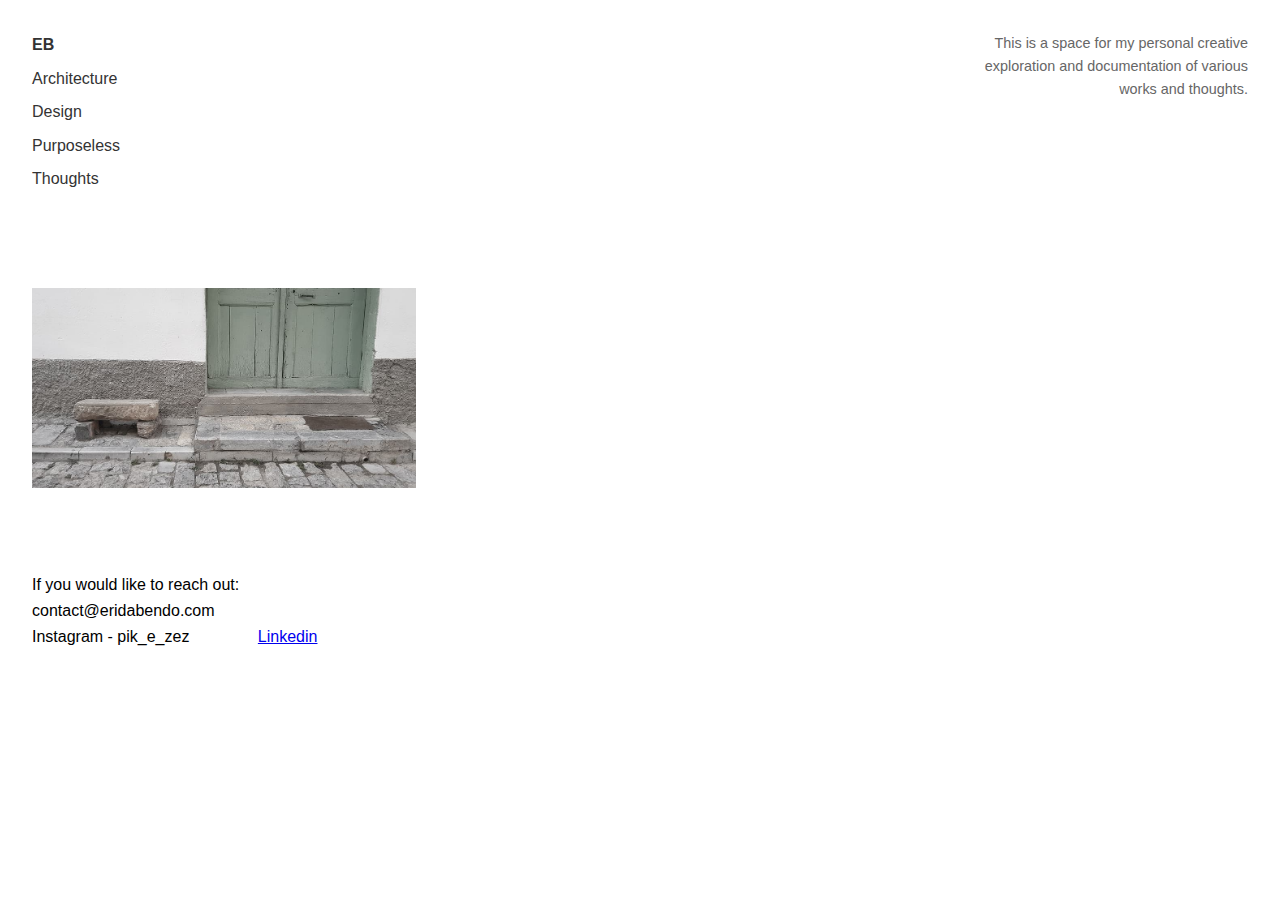
<file: index.html>
<!DOCTYPE html>
<html lang="en">
<head>
    <meta charset="UTF-8">
    <meta name="viewport" content="width=device-width, initial-scale=1.0">
    <title>EB</title>
    <link rel="stylesheet" href="styles.css">
</head>
<body>
    <nav class="top-nav">
        <div class="categories">
            <span class="category-link" data-category="about">EB</span>
            <span class="category-link" data-category="architecture">Architecture</span>
            <span class="category-link" data-category="design">Design</span>
            <span class="category-link" data-category="purposeless">Purposeless</span>
            <span class="category-link" data-category="thoughts">Thoughts</span>
        </div>
        <div class="description-text">
            This is a space for my personal creative exploration and documentation of various works and thoughts.
        </div>
    </nav>

    <main class="content-area">
        <!-- Dynamic content will be inserted here -->
    </main>

    <footer>
        <div>If you would like to reach out:</div> 
        <div>contact@eridabendo.com</div>
        <div></div>Instagram - pik_e_zez</a> &emsp;&emsp;&emsp;&emsp;<a href="https://www.linkedin.com/in/erida-bendo/">Linkedin</a>  </div> </footer>

    <script src="script.js"></script>
</body>
</html>
</file>
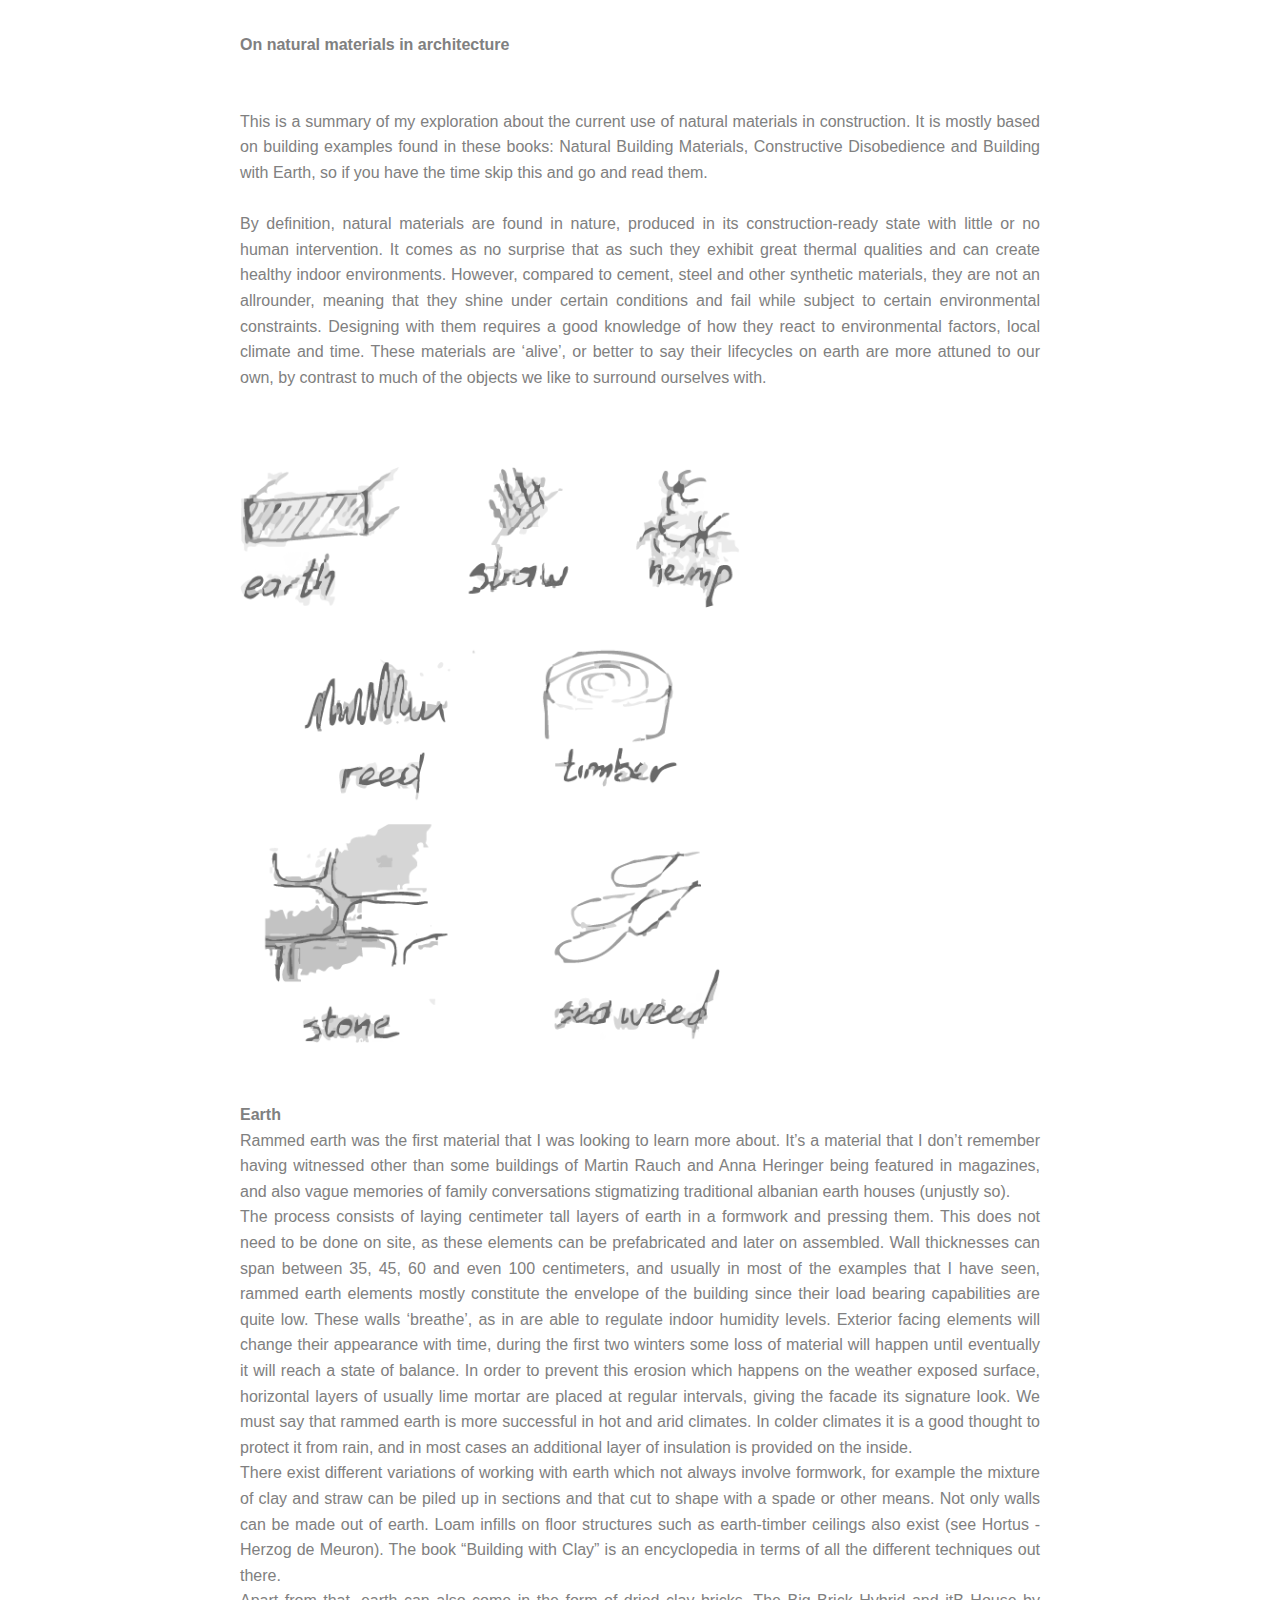
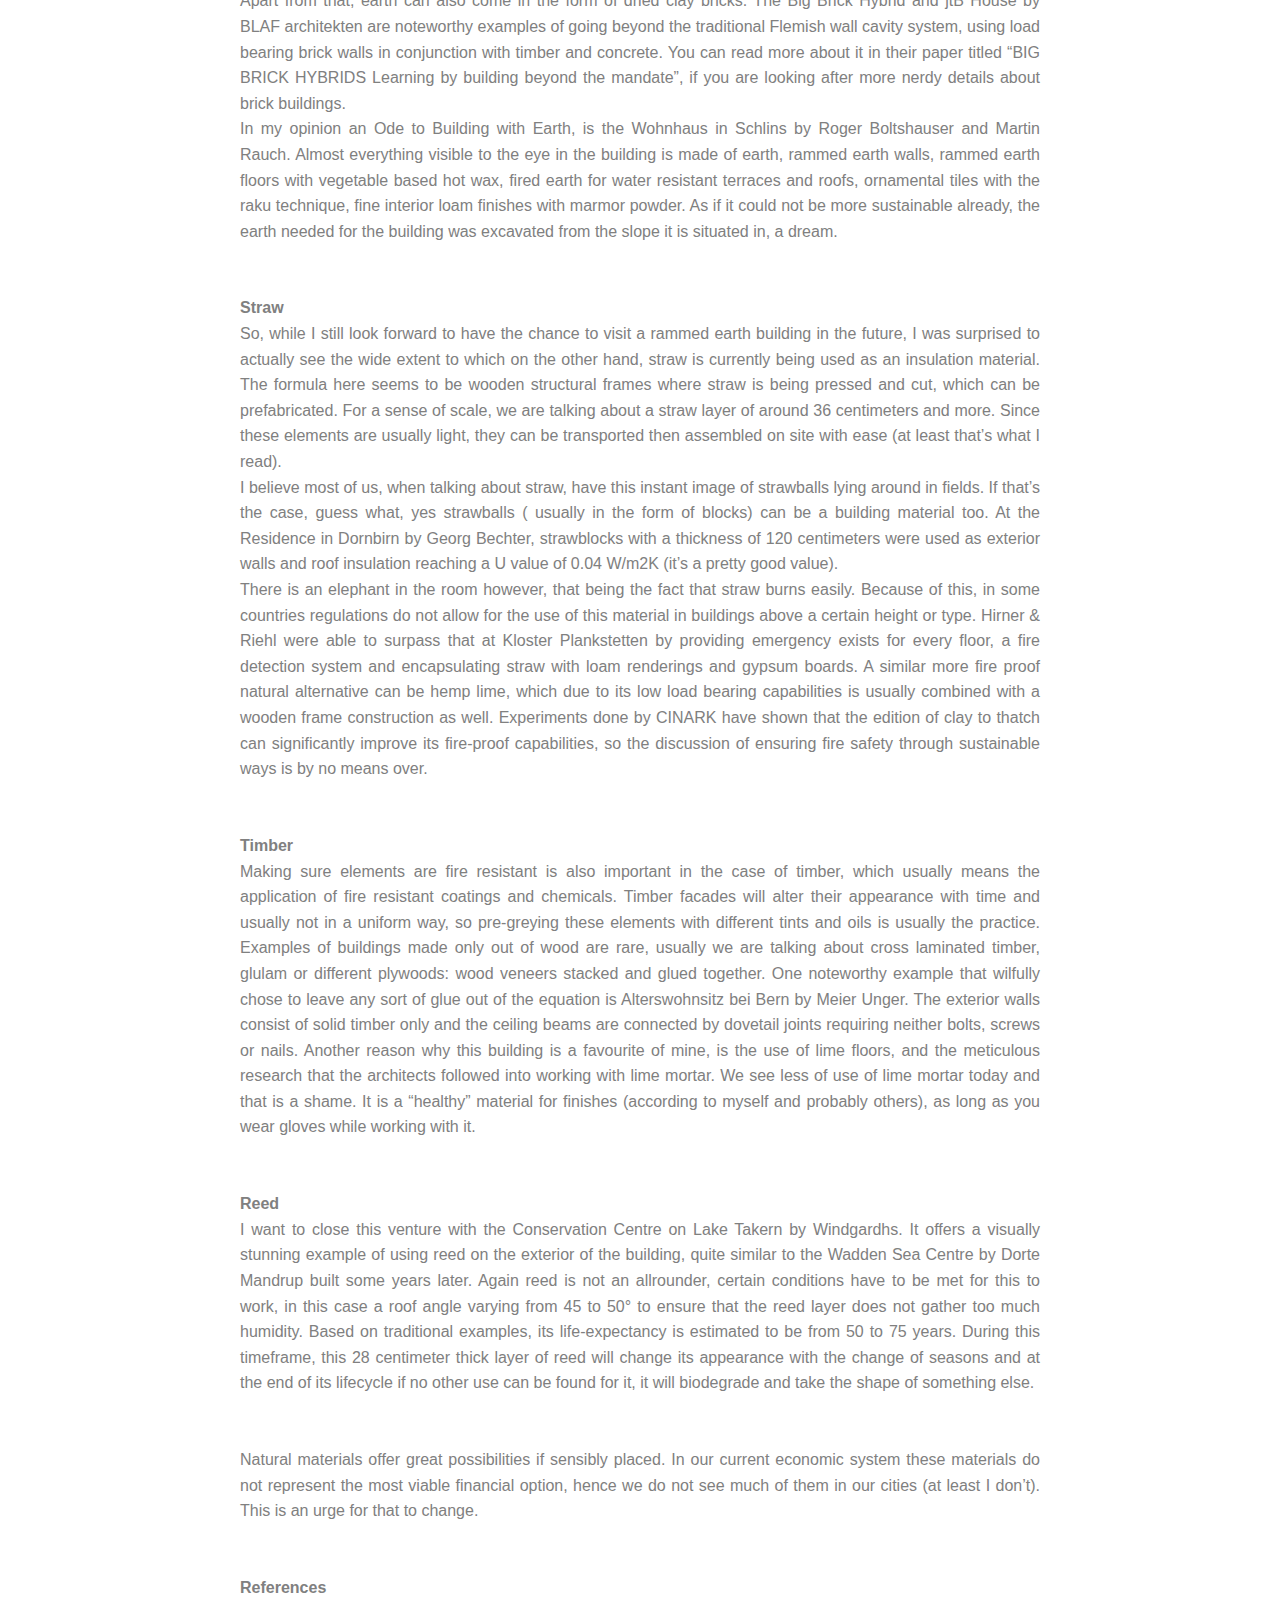
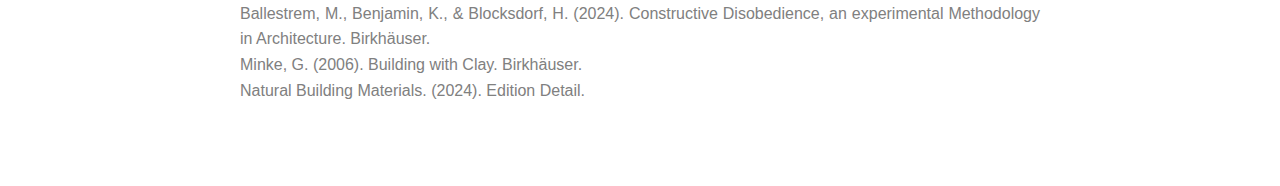
<file: materials.html>
<!DOCTYPE html>
<html lang="en">
<head>
    <meta charset="UTF-8">
    <meta name="viewport" content="width=device-width, initial-scale=1.0">
    <title>EB</title>
    <link rel="stylesheet" href="styles.css">
</head>
<body>
    <div class="essay" style="color: grey;">
        <strong>On natural materials in architecture</strong>
        <br><br><br>
        <div>This is a summary of my exploration about the current use of natural materials in construction. It is mostly based on building examples found in these books: Natural Building Materials, Constructive Disobedience and Building with Earth, so if you have the time skip this and go and read them. </div>
        <br>
        <div>By definition, natural materials are found in nature, produced in its construction-ready state with little or no human intervention. It comes as no surprise that as such they exhibit great thermal qualities and can create healthy indoor environments. However, compared to cement, steel and other synthetic materials, they are not an allrounder, meaning that they shine under certain conditions and fail while subject to certain environmental constraints. Designing with them requires a good knowledge of how they react to environmental factors, local climate and time. These materials are ‘alive’, or better to say their lifecycles on earth are more attuned to our own, by contrast to much of the objects we like to surround ourselves with.</div>
        <br><br>
        <br>
        <img src="/images/mat.png" alt="Natural Materials - EB" class="imEssay">
        <div> </div>
            <br><br>
        <strong>Earth</strong>
        <br>
        <div>Rammed earth was the first material that I was looking to learn more about. It’s a material that I don’t remember having witnessed other than some buildings of Martin Rauch and Anna Heringer being featured in magazines, and also vague memories of family conversations stigmatizing traditional albanian earth houses (unjustly so). </div>
        <div>The process consists of laying centimeter tall layers of earth in a formwork and pressing them. This does not need to be done on site, as these elements can be prefabricated and later on assembled. Wall thicknesses can span between 35, 45, 60 and even 100 centimeters, and usually in most of the examples that I have seen, rammed earth elements mostly constitute the envelope of the building since their load bearing capabilities are quite low. These walls ‘breathe’, as in are able to regulate indoor humidity levels. Exterior facing elements will change their appearance with time, during the first two winters some loss of material will happen until eventually it will reach a state of balance. In order to prevent this erosion which happens on the weather exposed surface, horizontal layers of usually lime mortar are placed at regular intervals, giving the facade its signature look. We must say that rammed earth is more successful in hot and arid climates. In colder climates it is a good thought to protect it from rain, and in most cases an additional layer of insulation is provided on the inside. </div>
        <div>There exist different variations of working with earth which not always involve formwork, for example the mixture of clay and straw can be piled up in sections and that cut to shape with a spade or other means. Not only walls can be made out of earth. Loam infills on floor structures such as earth-timber ceilings also exist (see Hortus -  Herzog de Meuron). The book “Building with Clay” is an encyclopedia in terms of all the different techniques out there.</div>
        <div>Apart from that, earth can also come in the form of dried clay bricks. The Big Brick Hybrid and jtB House by BLAF architekten are noteworthy examples of going beyond the traditional Flemish wall cavity system, using load bearing brick walls in conjunction with timber and concrete. You can read more about it in their paper titled “BIG BRICK HYBRIDS Learning by building beyond the mandate”, if you are looking after more nerdy details about brick buildings. </div>
        <div>In my opinion an Ode to Building with Earth, is the Wohnhaus in Schlins by Roger Boltshauser and Martin Rauch. Almost everything visible to the eye in the building is made of earth, rammed earth walls, rammed earth floors with vegetable based hot wax, fired earth for water resistant terraces and roofs, ornamental tiles with the raku technique, fine interior loam finishes with marmor powder. As if it could not be more sustainable already, the earth needed for the building was excavated from the slope it is situated in, a dream.</div>
        <br><br>
        <strong>Straw</strong>
        <div>So, while I still look forward to have the chance to visit a rammed earth building in the future, I was surprised to actually see the wide extent to which on the other hand, straw is currently being used as an insulation material. The formula here seems to be wooden structural frames where straw is being pressed and cut, which can be prefabricated. For a sense of scale, we are talking about a straw layer of around 36 centimeters and more.  Since these elements are usually light, they can be transported then assembled on site with ease (at least that’s what I read). </div>
        <div>I believe most of us, when talking about straw, have this instant image of strawballs lying around in fields. If that’s the case, guess what, yes strawballs ( usually in the form of blocks) can be a building material too. At the Residence in Dornbirn by Georg Bechter, strawblocks with a thickness of 120 centimeters were used as exterior walls and roof insulation reaching a U value of 0.04 W/m2K (it’s a pretty good value). </div>
        <div>There is an elephant in the room however, that being the fact that straw burns easily. Because of this, in some countries regulations do not allow for the use of this material in buildings above a certain height or type. Hirner & Riehl were able to surpass that at Kloster Plankstetten by providing emergency exists for every floor, a fire detection system and encapsulating straw with loam renderings and gypsum boards. A similar more fire proof natural alternative can be hemp lime, which due to its low load bearing capabilities is usually combined with a wooden frame construction as well. Experiments done by CINARK have shown that the edition of clay to thatch can significantly improve its fire-proof capabilities, so the discussion of ensuring fire safety through sustainable ways is by no means over. </div>
        <br><br>
        <strong>Timber</strong>
        <div>Making sure elements are fire resistant is also important in the case of timber, which usually means the application of fire resistant coatings and chemicals. Timber facades will alter their appearance with time and usually not in a uniform way, so pre-greying these elements with different tints and oils is usually the practice. Examples of buildings made only out of wood are rare, usually we are talking about cross laminated timber, glulam or different plywoods: wood veneers stacked and glued together. One noteworthy example that wilfully chose to leave any sort of glue out of the equation is Alterswohnsitz bei Bern by Meier Unger. The exterior walls consist of solid timber only and the ceiling beams are connected by dovetail joints requiring neither bolts, screws or nails. Another reason why this building is a favourite of mine, is the use of lime floors, and the meticulous research that the architects followed into working with lime mortar. We see less of use of lime mortar today and that is a shame. It is a  “healthy” material for finishes (according to myself and probably others), as long as you wear gloves while working with it. </div>
        <br><br>
        <strong>Reed</strong>
        <div>I want to close this venture with the Conservation Centre on Lake Takern by Windgardhs. It offers a visually stunning example of using reed on the exterior of the building, quite similar to the Wadden Sea Centre by Dorte Mandrup built some years later. Again reed is not an allrounder, certain conditions have to be met for this to work, in this case a roof angle varying from 45 to 50° to ensure that the reed layer does not gather too much humidity. Based on traditional examples, its life-expectancy is estimated to be from 50 to 75 years. During this timeframe, this 28 centimeter thick layer of reed will change its appearance with the change of seasons and at the end of its lifecycle if no other use can be found for it, it will biodegrade and take the shape of something else. </div>
        <br><br>
        <dv>Natural materials offer great possibilities if sensibly placed. In our current economic system these materials do not represent the most viable financial option, hence we do not see much of them in our cities (at least I don’t). This is an urge for that to change.</dv>
        <br><br><br>
        <strong>References</strong>
        <div>Ballestrem, M., Benjamin, K., & Blocksdorf, H. (2024). Constructive Disobedience, an experimental Methodology in Architecture. Birkhäuser.<br>
            Minke, G. (2006). Building with Clay. Birkhäuser.<br>
            Natural Building Materials. (2024). Edition Detail.
            </div>
        <br><br>
    </div>
</body >

</html>
</file>
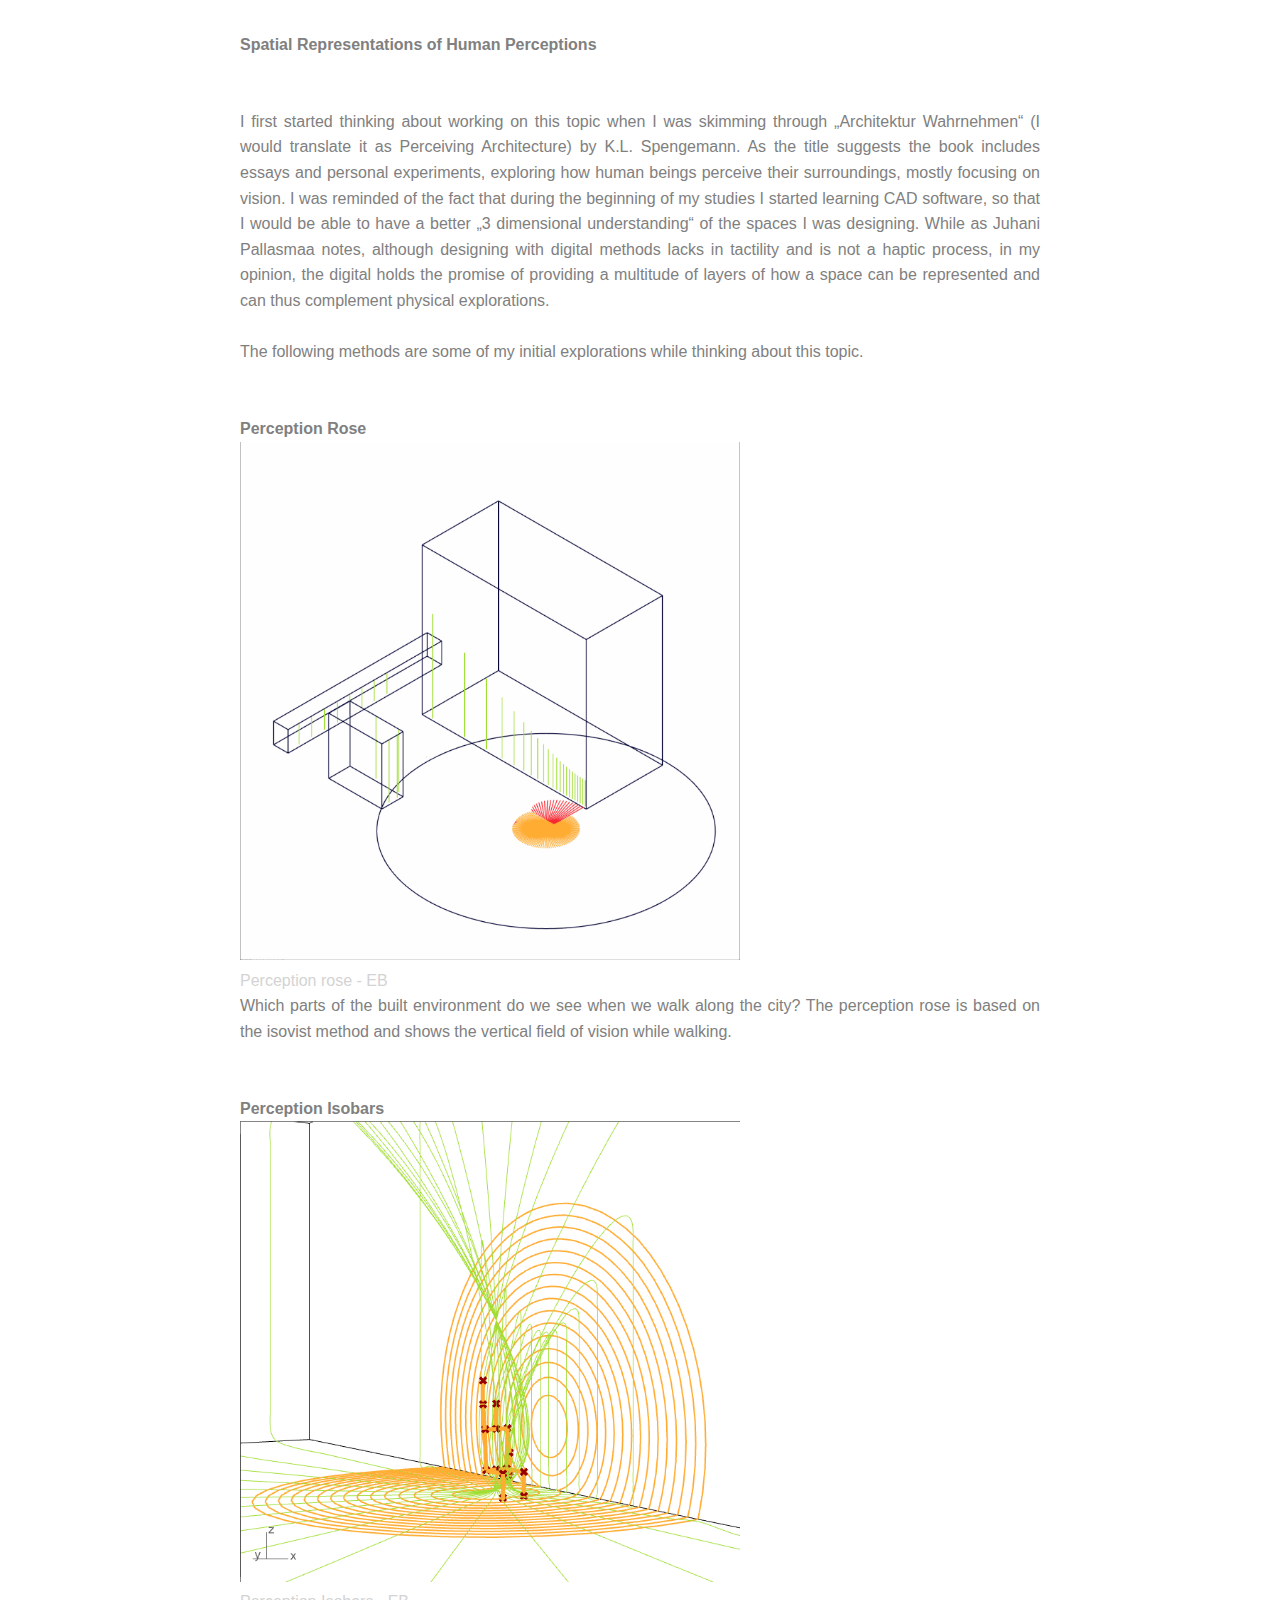
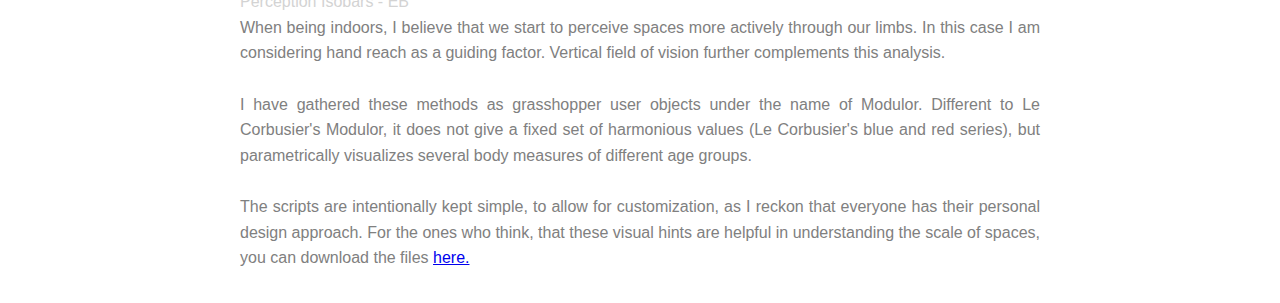
<file: modulor.html>
<!DOCTYPE html>
<html lang="en">
<head>
    <meta charset="UTF-8">
    <meta name="viewport" content="width=device-width, initial-scale=1.0">
    <title>EB</title>
    <link rel="stylesheet" href="styles.css">
</head>
<body>
    <div class="essay" style="color: grey;">
        <strong>Spatial Representations of Human Perceptions</strong>
        <br><br><br>
        <div>I first started thinking about working on this topic when I was skimming through „Architektur Wahrnehmen“ (I would translate it as Perceiving Architecture) by K.L. Spengemann. As the title suggests the book includes essays and personal experiments, exploring how human beings perceive their surroundings, mostly focusing on vision. I was reminded of the fact that during the beginning of my studies I started learning CAD software, so that I would be able to have a better „3 dimensional understanding“ of the spaces I was designing. While as Juhani Pallasmaa notes, although designing with digital methods lacks in tactility and is not a haptic process, in my opinion, the digital holds the promise of providing a multitude of layers of how a space can be represented and can thus complement physical explorations. </div>
        <br>
        <div>The following methods are some of my initial explorations while thinking about this topic.</div>
        <br><br>
        <strong>Perception Rose</strong>
        <br>
        <img src="/images/mod1.gif" alt="Perception rose - EB" class="imEssay">
        <div style="color: lightgrey;">Perception rose - EB</div>
        <div>Which parts of the built environment do we see when we walk along the city? The perception rose is based on the isovist method and shows the vertical field of vision while walking. </div>
        <br><br>
        <strong>Perception Isobars</strong>
        <br>
        <img src="/images/mod2.gif" alt="Perception Isobars - EB" class="imEssay">
        <div style="color: lightgrey;">Perception Isobars  - EB</div>
        <div>When being indoors, I believe that we start to perceive spaces more actively through our limbs. In this case I am considering hand reach as a guiding factor. Vertical field of vision further complements this analysis.</div>
        <br>
        <div>I have gathered these methods as grasshopper user objects under the name of Modulor. Different to Le Corbusier's Modulor, it does not give a fixed set of harmonious values (Le Corbusier's blue and red series), but parametrically visualizes several body measures of different age groups.</div>
        <br>
        <div>The scripts are intentionally kept simple, to allow for customization, as I reckon that everyone has their personal design approach. For the ones who think, that these visual hints are helpful in understanding the scale of spaces, you can download the files <a href="https://www.food4rhino.com/en/app/modulor" target="_blank">here.</a></div>
        
    </div>
</body >

</html>
</file>
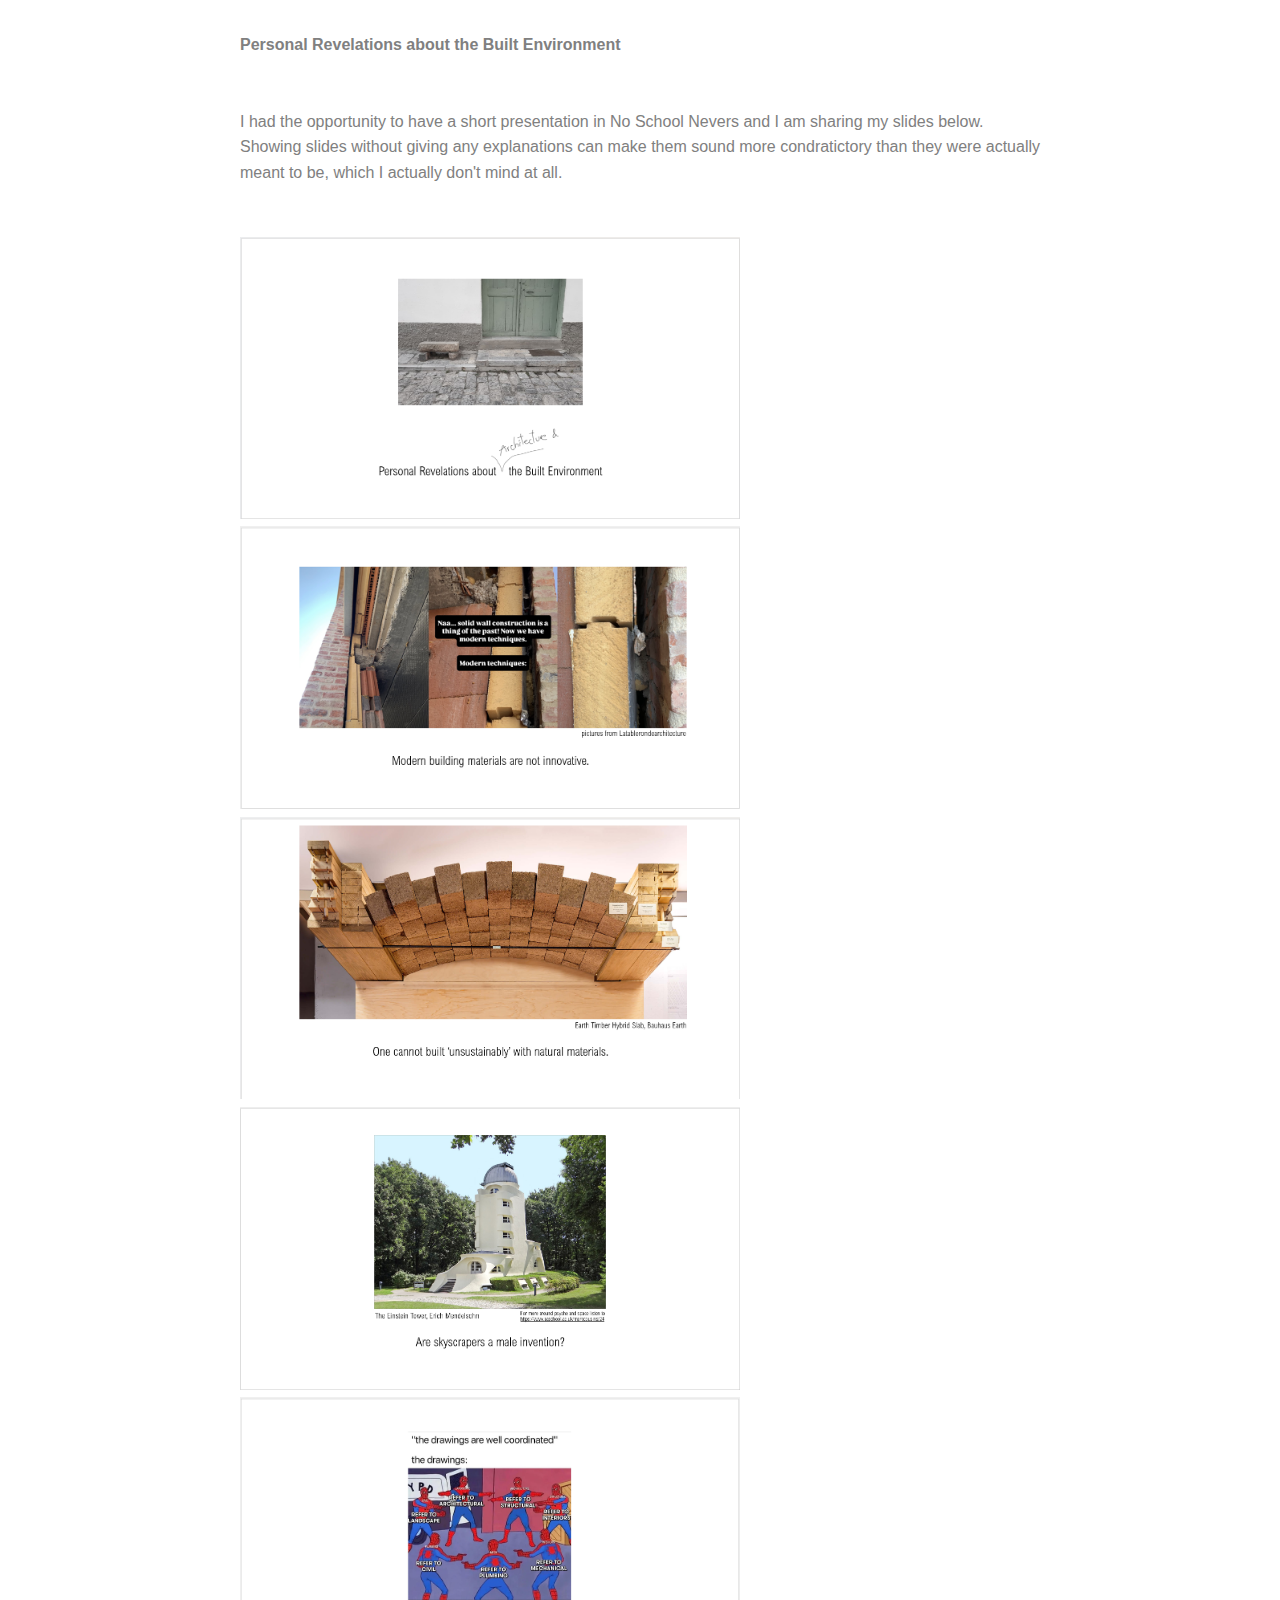
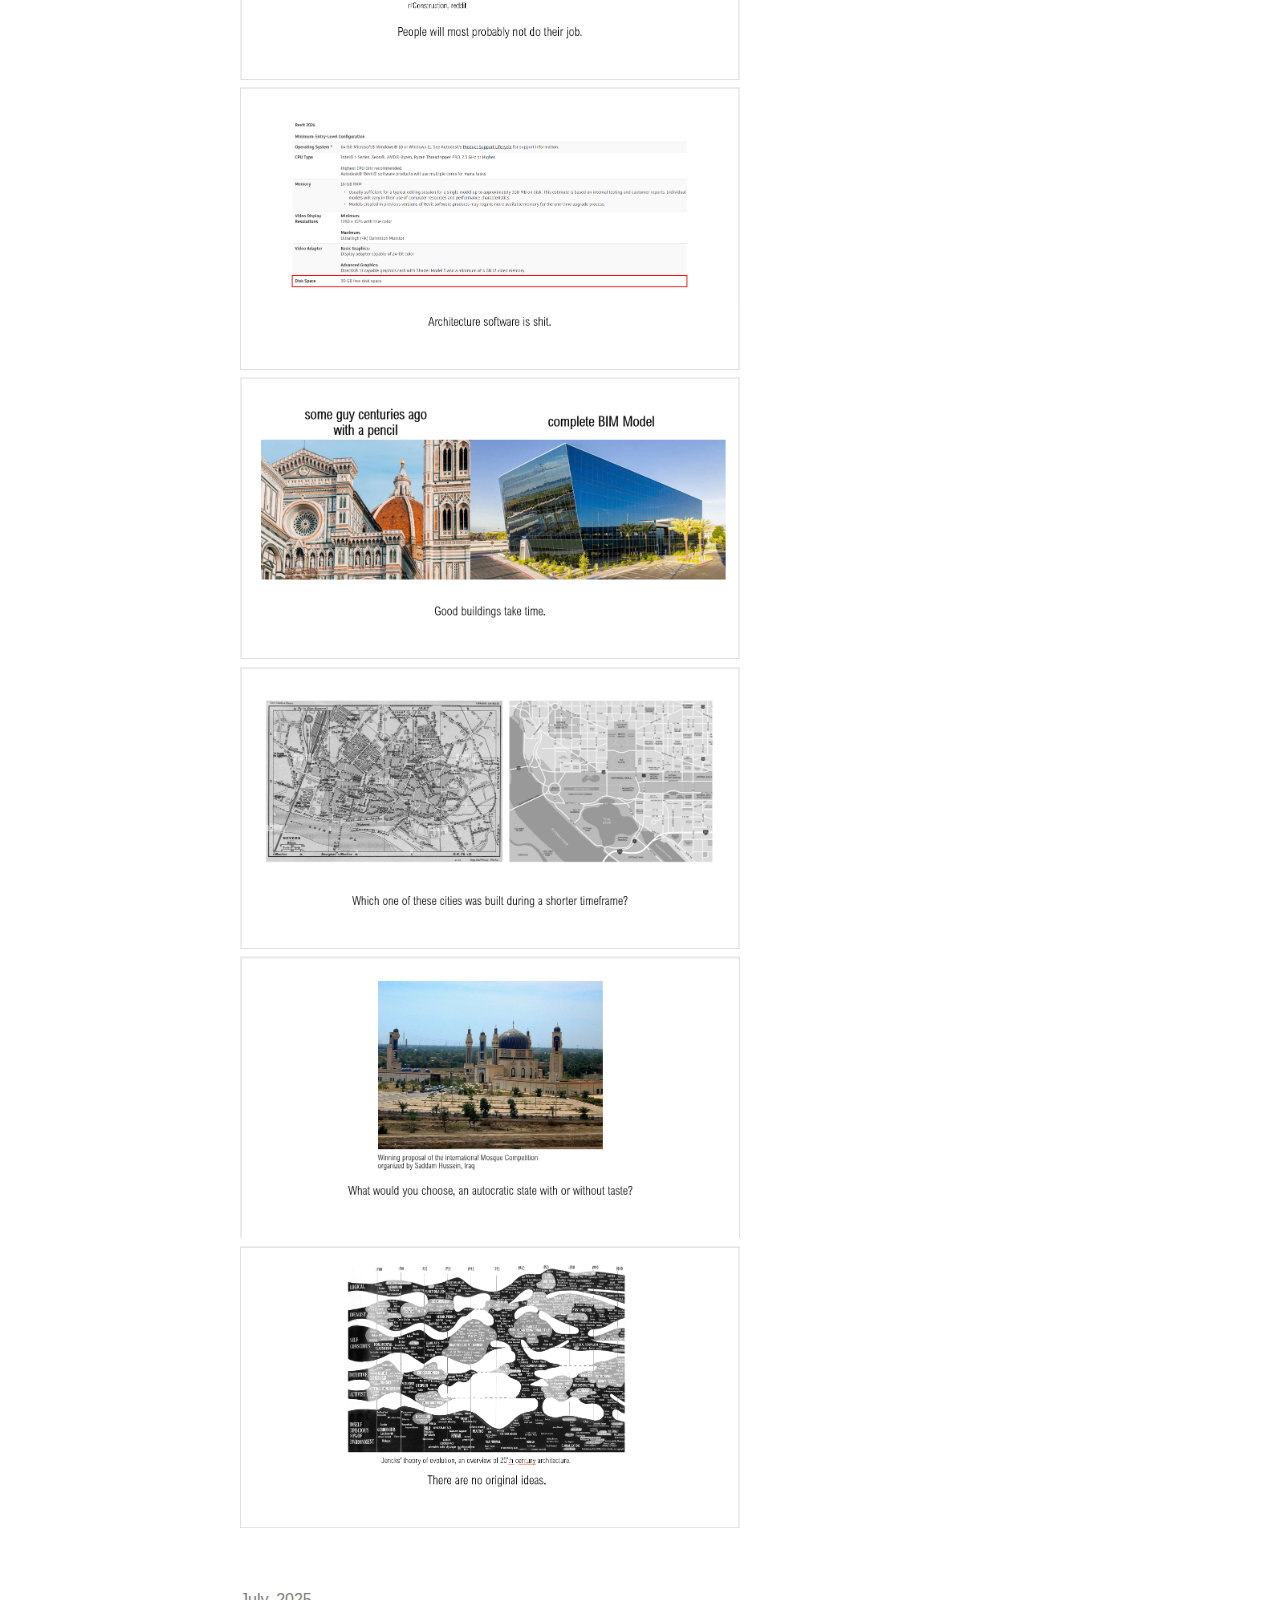
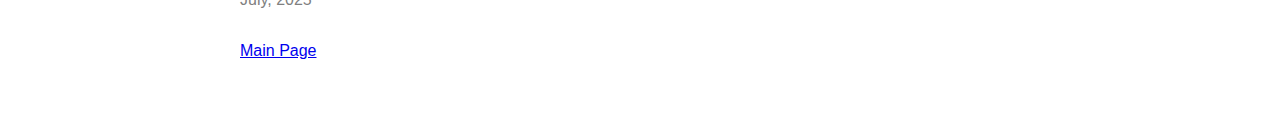
<file: noschool.html>
<!DOCTYPE html>
<html lang="en">
<head>
    <meta charset="UTF-8">
    <meta name="viewport" content="width=device-width, initial-scale=1.0">
    <title>EB</title>
    <link rel="stylesheet" href="styles.css">
</head>
<body>
    <div class="essay" style="color: grey;">
        <strong>Personal Revelations about the Built Environment</strong>
        <br><br><br>
        <div>I had the opportunity to have a short presentation in No School Nevers and I am sharing my slides below.</div>
        <div>Showing slides without giving any explanations can make them sound more condratictory than they were actually meant to be, which I actually don't mind at all.</div>
        <br><br>
        <img src="/images/no1.png"  class="imEssay">
        <img src="/images/no2.png"  class="imEssay">
        <img src="/images/no3.png"  class="imEssay">
        <img src="/images/no4.png"  class="imEssay">
        <img src="/images/no5.png"  class="imEssay">
        <img src="/images/no6.png"  class="imEssay">
        <img src="/images/no7.png"  class="imEssay">
        <img src="/images/no8.png"  class="imEssay">
        <img src="/images/no9.png"  class="imEssay">
        <img src="/images/no10.png"  class="imEssay">
        <br><br><br>
        <div>July, 2025</div>
        <br>
        <a href='index.html'>Main Page</a>
        <br><br>
    </div>
</body >

</html>
</file>
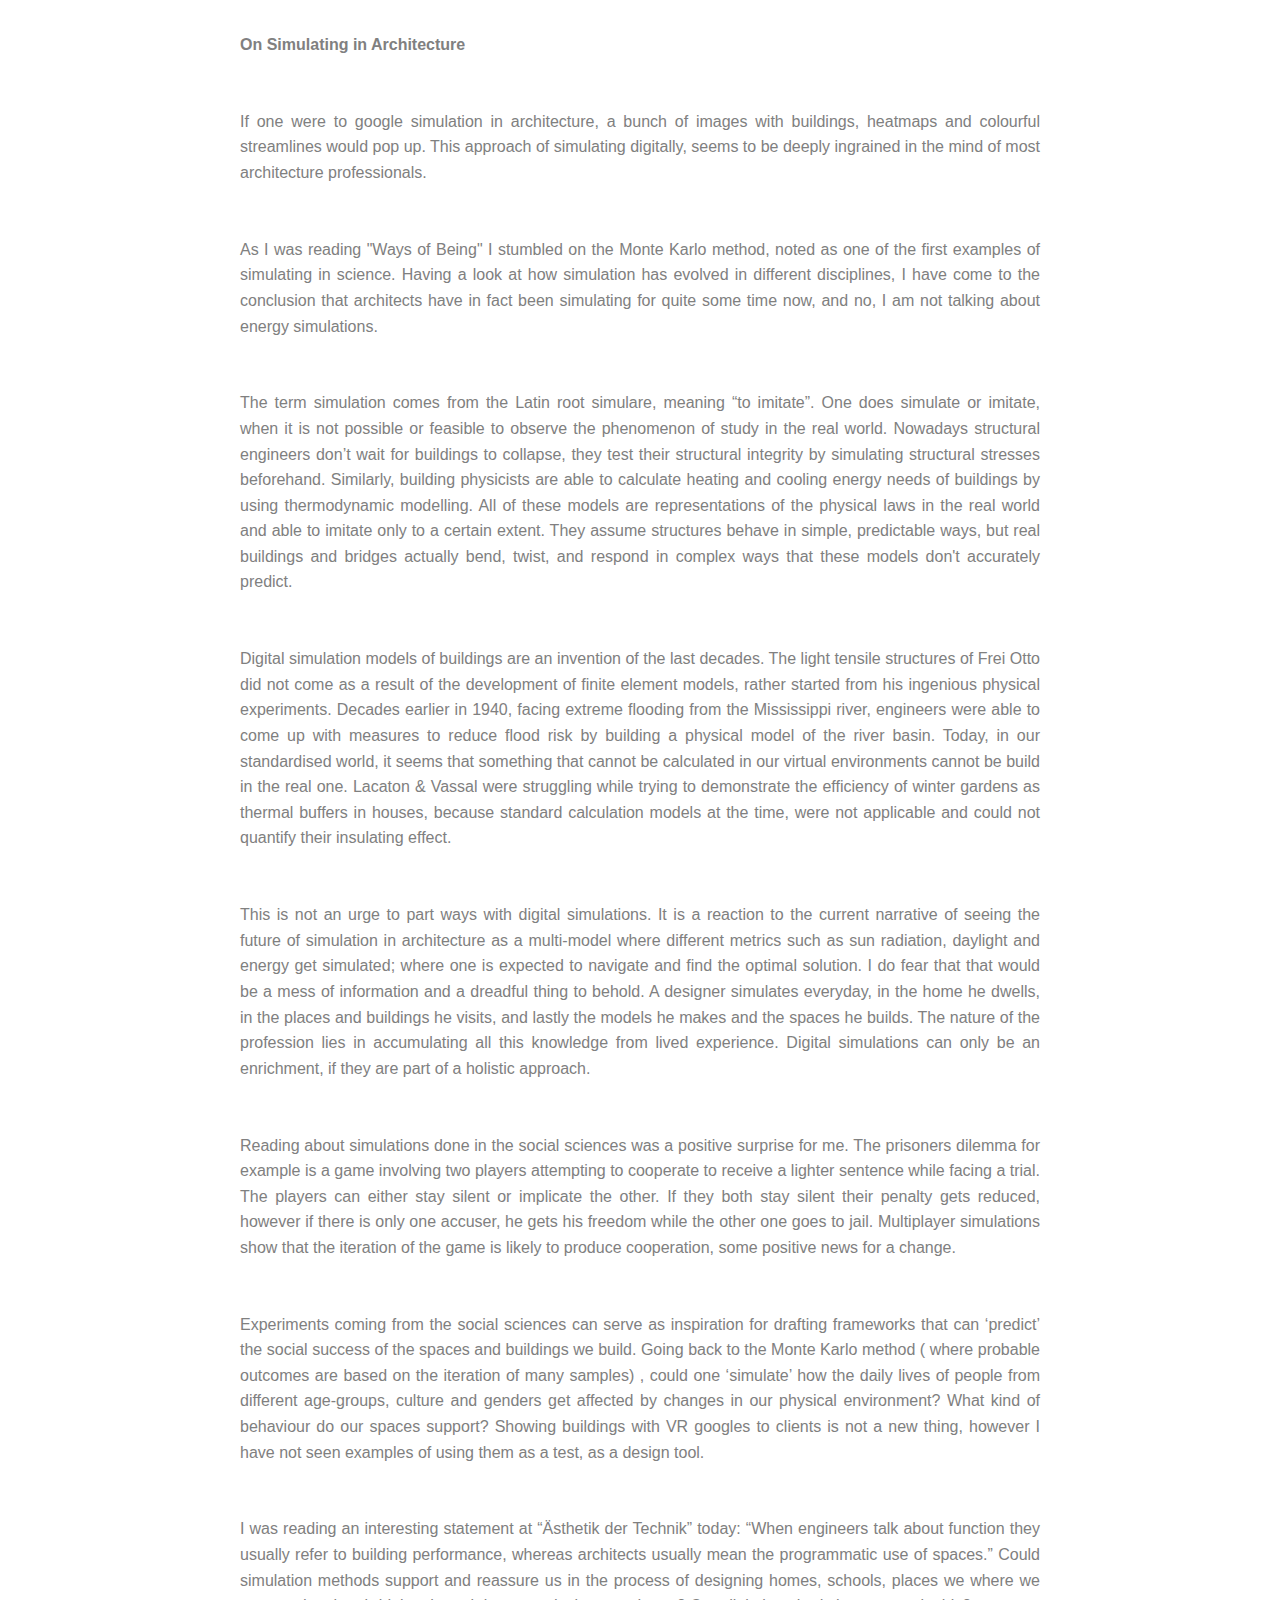
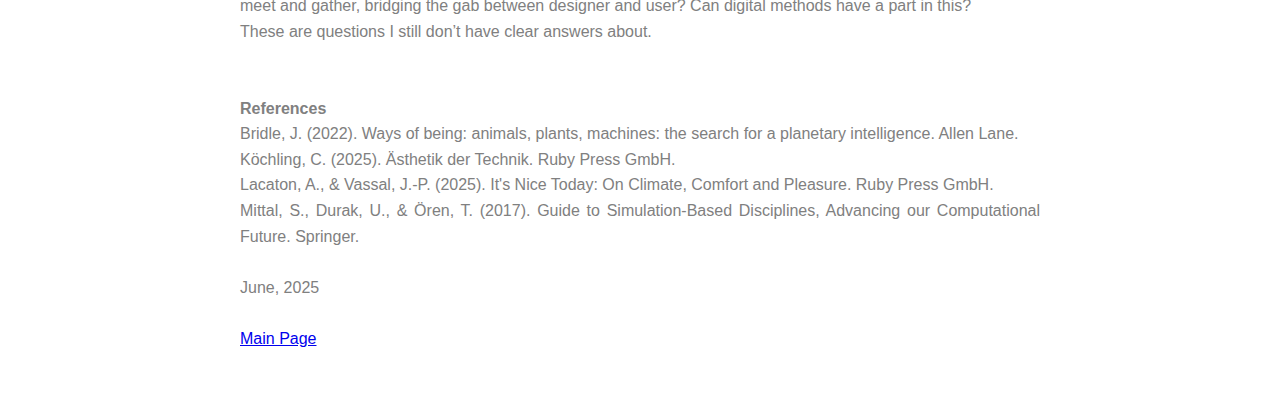
<file: simulation.html>
<!DOCTYPE html>
<html lang="en">
<head>
    <meta charset="UTF-8">
    <meta name="viewport" content="width=device-width, initial-scale=1.0">
    <title>EB</title>
    <link rel="stylesheet" href="styles.css">
</head>
<body>
    <div class="essay" style="color: grey;">
        <strong>On Simulating in Architecture</strong>
        <br><br><br>
        <div>If one were to google simulation in architecture, a bunch of images with buildings, heatmaps and colourful streamlines would pop up. This approach of simulating digitally, seems to be deeply ingrained in the mind of most architecture professionals. </div>
        <br><br>
        <div>As I was reading  "Ways of Being" I stumbled on the Monte Karlo method, noted as one of the first examples of simulating in science. Having a look at how simulation has evolved in different disciplines, I have come to the conclusion that architects have in fact been simulating for quite some time now, and no, I am not talking about energy simulations. </div>
        <br><br>
        <div>The term simulation comes from the Latin root simulare, meaning “to imitate”. One does simulate or imitate, when it is not possible or feasible to observe the phenomenon of study in the real world. Nowadays structural engineers don’t wait for buildings to collapse, they test their structural integrity by simulating structural stresses beforehand. Similarly, building physicists are able to calculate heating and cooling energy needs of buildings by using thermodynamic modelling. All of these models are representations of the physical laws in the real world and able to imitate only to a certain extent. They assume structures behave in simple, predictable ways, but real buildings and bridges actually bend, twist, and respond in complex ways that these models don't accurately predict. </div>
        <br><br>
        <div>Digital simulation models of buildings are an invention of the last decades. The light tensile structures of Frei Otto did not come as a result of the development of finite element models, rather started from his ingenious physical experiments. Decades earlier in 1940, facing extreme flooding from the Mississippi river, engineers were able to come up with measures to reduce flood risk by building a physical model of the river basin. Today, in our standardised world, it seems that something that cannot be calculated in our virtual environments cannot be build in the real one. Lacaton & Vassal were struggling while trying to demonstrate the efficiency of winter gardens as thermal buffers in houses, because standard calculation models at the time, were not applicable and could not quantify their insulating effect. </div>
        <br><br>
        <div>This is not an urge to part ways with digital simulations. It is a reaction to the current narrative of seeing the future of simulation in architecture as a multi-model where different metrics such as sun radiation, daylight and energy get simulated; where one is expected to navigate and find the optimal solution. I do fear that that would be a mess of information and a dreadful thing to behold. A designer simulates everyday, in the home he dwells, in the places and buildings he visits, and lastly the models he makes and the spaces he builds. The nature of the profession lies in accumulating all this knowledge from lived experience. Digital simulations can only be an enrichment, if they are part of a holistic approach.</div>
        <br><br>
        <div>Reading about simulations done in the social sciences was a positive surprise for me. The prisoners dilemma for example is a game involving two players attempting to cooperate to receive a lighter sentence while facing a trial. The players can either stay silent or implicate the other. If they both stay silent their penalty gets reduced, however if there is only one accuser, he gets his freedom while the other one goes to jail. Multiplayer simulations show that the iteration of the game is likely to produce cooperation, some positive news for a change.</div>
        <br><br>
        <div>Experiments coming from the social sciences can serve as inspiration for drafting frameworks that can ‘predict’ the social success of the spaces and buildings we build. Going back to the Monte Karlo method ( where probable outcomes are based on the iteration of many samples) , could one ‘simulate’ how the daily lives of people from different age-groups, culture and genders get affected by changes in our physical environment? What kind of behaviour do our spaces support? Showing buildings with VR googles to clients is not a new thing, however I have not seen examples of using them as a test, as a design tool. </div>
        <br><br>
        <div>I was reading an interesting statement at “Ästhetik der Technik” today: “When engineers talk about function they usually refer to building performance, whereas architects usually mean the programmatic use of spaces.” Could simulation methods support and reassure us in the process of designing homes, schools, places we where we meet and gather, bridging the gab between designer and user? Can digital methods have a part in this? </div>
        <div>These are questions I still don’t have clear answers about.</div>
        <br><br>
        <strong>References</strong>
        <div>Bridle, J. (2022). Ways of being: animals, plants, machines: the search for a planetary intelligence. Allen Lane.<br>
            Köchling, C. (2025). Ästhetik der Technik. Ruby Press GmbH.<br>
            Lacaton, A., & Vassal, J.-P. (2025). It's Nice Today: On Climate, Comfort and Pleasure. Ruby Press GmbH.<br>
            Mittal, S., Durak, U., & Ören, T. (2017). Guide to Simulation-Based Disciplines, Advancing our Computational Future. Springer.
            </div>
        <br>
        <div>June, 2025</div>
        <br>
        <a href='index.html'>Main Page</a>
        <br><br>
    </div>
</body >

</html>
</file>
<file: styles.css>
* {
    margin: 0;
    padding: 0;
    box-sizing: border-box;
}

body {
    font-family: Arial, sans-serif;
    line-height: 1.6;
    background-color: #ffffff;
    padding: 2rem;
}

.imEssay{
    max-width: 500px;
    width: 100%;
}
.imEssay2{
    max-width: 30%;
    align-items: flex-start;
}

.essay{
    max-width: 800px;
    width: 100%;
    text-align: justify;
    margin: 0 auto; /* Centers the element */
}
.top-nav {
    display: flex;
    justify-content: space-between;
    align-items: flex-start;
    margin-bottom: 4rem;
}

.categories {
    display: flex;
    flex-direction: column;
    gap: 0.5rem;
}

.category-link {
    cursor: pointer;
    font-size: 1rem;
    color: #333;
    transition: color 0.3s ease;
}

.category-link:hover {
    color: #888;
}

.category-link.active {
    font-weight: bold;
}

.description-text {
    max-width: 300px;
    text-align: right;
    color: #666;
    font-size: 0.9rem;
}

.content-area {
    display: grid;
    grid-template-columns: repeat(auto-fill, minmax(300px, 1fr));
    gap: 2rem;
    padding-top: 2rem;
    margin-bottom: 5%;
}


.item {
    position: relative;
    cursor: pointer;
}

.item-preview {
    position: relative;
    z-index: 1;
}

.item-title {
    font-size: 1rem;
    color: #333;
    margin-bottom: 0.5rem;
}

.item-preview-image {
    width: 100%;
    height: 200px;
    object-fit: cover;
    margin-bottom: 0.5rem;
}

.hover-content {
    position: absolute;
    top: 0;
    left: 0;
    width: 100%;
    background: white;
    padding: 2rem;
    opacity: 0;
    visibility: hidden;
    transition: all 0.3s ease;
    z-index: 2;
}

.item:hover .hover-content {
    opacity: 1;
    visibility: visible;
}

.additional-images {
    display: grid;
    grid-template-columns: 1fr;
    gap: 1rem;
    margin-bottom: 1rem;
}

.additional-images img {
    width: 100%;
    height: 100%;
    object-fit: cover;
    transition: transform 0.3s ease;
}

.hover-description {
    font-size: 0.9rem;
    color: #666;
    line-height: 1.6;
}

/* Updated Media Queries */
/*
@media (max-width: 768px) {
    .top-nav {
        flex-direction: column;
        gap: 2rem;
    }

    .description-text {
        text-align: left;
    }

    .content-area {
        grid-template-columns: repeat(auto-fill, minmax(250px, 1fr));
    }

    .hover-content {
        padding: 0.75rem;
    }

    .additional-images img {
        height: 150px;
    }
}

@media (max-width: 480px) {
    body {
        padding: 1rem;
    }

    .content-area {
        grid-template-columns: 1fr;
    }

    .hover-content {
        padding: 0.5rem;
    }
}
</file>
